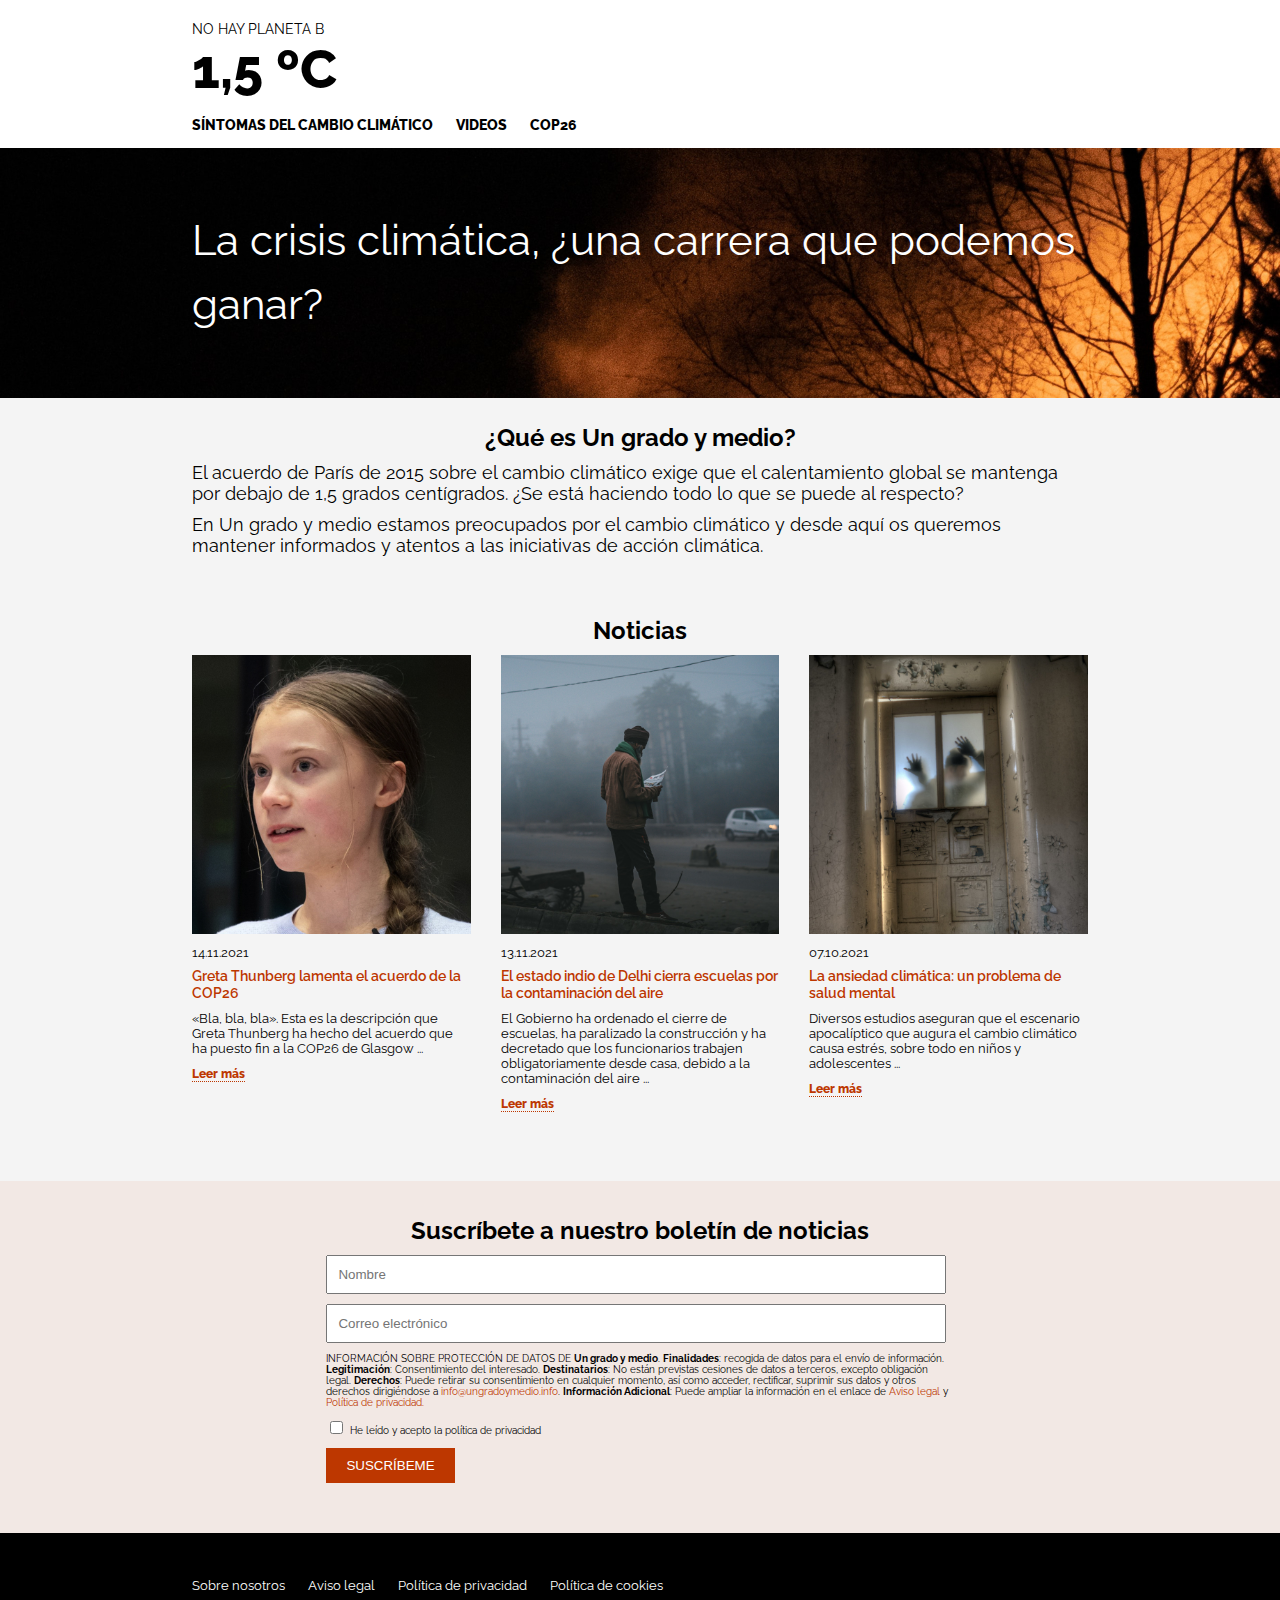
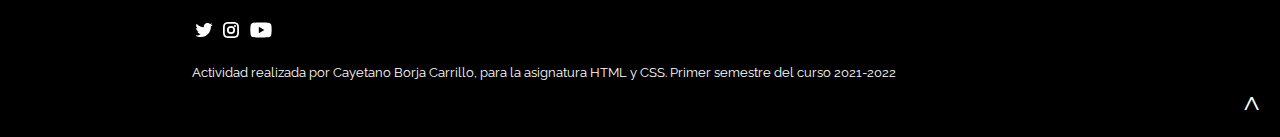
<file: index.html>
<!DOCTYPE HTML>
<html lang="es-ES">
<head>
	<meta charset="UTF-8">
	<meta name="description" content="¿Qué es un grado y medio?"/>
	<title>Un grado y medio</title>
	
	<!-- Cargamos los estilos -->
	<link rel="stylesheet" href="css/estilos.css" type="text/css" />
</head>
<body>

<!-- Enlace interno para que venga aquí cuando se pulse -->	
<a id="Inicio"></a>

<!-- CABECERA -->
<header id="Header">
	<div class="Contenedor">
		<!-- Titular y lema -->
		<div id="LemaHeader">
			NO HAY PLANETA B
		</div>
		<a id="TitularHeader" href="index.html">1,5 ºC</a>
	</div>
</header>

<!-- CUERPO -->
<main id="Main">

	<!-- Menú de navegación -->
	<div id="MenuPrincipal">
		<nav class="Contenedor">
			<ul>
				<li><a href="sintomas.html">SÍNTOMAS DEL CAMBIO CLIMÁTICO</a></li>
				<li><a href="videos.html">VIDEOS</a></li>
				<li><a href="cop26.html">COP26</a></li>
			</ul>
		</nav>
	</div>

	<!-- Seccion 1a. Fondo llamas -->
	<div id="Seccion1a">
		<div class="Contenedor">
			<h3> La crisis climática, ¿una carrera que podemos ganar?</h3>
		</div>
	</div>
	
	<div class="Contenedor">

		<!-- Seccion 2a. Descripción grado y medio -->
		<div id="Seccion2a">
			<h1>¿Qué es Un grado y medio?</h1>
			
			<p>El acuerdo de París de 2015 sobre el cambio climático exige que el calentamiento global se mantenga por debajo de 1,5 grados centígrados. ¿Se está haciendo todo lo que se puede al respecto?</p>
			<p>En Un grado y medio estamos preocupados por el cambio climático y desde aquí os queremos mantener informados y atentos a las iniciativas de acción climática.</p>
		</div>

		<!-- Seccion 3a. Flexbox de noticias -->
		<div id="Seccion3a">
			<h2>Noticias</h2>

            <div id="FlexboxNoticias">
				<!-- Artículo Greta -->
                <article class="CajaNoticia">
                    <img src="images/n-greta-thunberg.jpg" alt="Greta Thunberg">
                    <p class="Fecha">14.11.2021</p>
                    <h3><a href="">Greta Thunberg lamenta el acuerdo de la COP26</a></h3>
                    <p>«Bla, bla, bla». Esta es la descripción que Greta Thunberg ha hecho del acuerdo que ha puesto fin a la COP26 de Glasgow ...</p>
                    <p><a href="" class="LinkPunteado">Leer más</a></p>
                </article>

				<!-- Artículo Contaminación en Delhi -->
                <article class="CajaNoticia">
                    <img src="images/n-delhi.jpg" alt="Contaminación en Delhi">
                    <p class="Fecha">13.11.2021</p>
                    <h3><a href="">El estado indio de Delhi cierra escuelas por la contaminación del aire</a></h3>
                    <p>El Gobierno ha ordenado el cierre de escuelas, ha paralizado la construcción y ha decretado que los funcionarios trabajen obligatoriamente desde casa, debido a la contaminación del aire ...</p>
                    <p><a href="" class="LinkPunteado">Leer más</a></p>
                </article>

				<!-- Artículo Ansiedad climática -->
                <article class="CajaNoticia">
                    <img src="images/n-estres.jpg" alt="Ansiedad climática">
                    <p class="Fecha">07.10.2021</p>
                    <h3><a href="">La ansiedad climática: un problema de salud mental</a></h3>
                    <p>Diversos estudios aseguran que el escenario apocalíptico que augura el cambio climático causa estrés, sobre todo en niños y adolescentes ...</p>
                    <p><a href="" class="LinkPunteado">Leer más</a></p>
                </article>
            </div>
		</div>
	</div>

	<!-- Seccion 4a. Formulario -->
	<div id="Seccion4a">
		<h2>Suscríbete a nuestro boletín de noticias</h2>
		<div class="Contenedor">
			<form>
				<input id="Nombre" type="text" placeholder="Nombre" />
				<input id="Email" type="email" placeholder="Correo electrónico" />
				
				<p>INFORMACIÓN SOBRE PROTECCIÓN DE DATOS DE <span class="Negrita">Un grado y medio</span>. <span class="Negrita">Finalidades</span>: recogida de datos para el envío de información. <span class="Negrita">Legitimación</span>: Consentimiento del interesado. <span class="Negrita">Destinatarios</span>: No están previstas cesiones de datos a terceros, excepto obligación legal. <span class="Negrita">Derechos</span>: Puede retirar su consentimiento en cualquier momento, así como acceder, rectificar, suprimir sus datos y otros derechos dirigiéndose a <a href=''>info@ungradoymedio.info</a>. <span class="Negrita">Información Adicional</span>: Puede ampliar la información en el enlace de <a href="">Aviso legal</a> y <a href="">Política de privacidad.</a></p>

				<input type="checkbox" id="PoliticaPrivacidad"/>
				<label for="PoliticaPrivacidad"> He leído y acepto la política de privacidad</label>
				<br>
				<button>SUSCRÍBEME</button>
			</form>
		</div>
	</div>
</main>

<!-- PIE -->
<footer>
	<div class="Contenedor">
		<nav id="MenuTerminosLegales">
			<ul>
				<li><a href="">Sobre nosotros</a></li>
				<li><a href="">Aviso legal</a></li>
				<li><a href="">Política de privacidad</a></li>
				<li><a href="">Política de cookies</a></li>
			</ul>
		</nav>
	
		<nav id="MenuRedesSociales">
			<ul>
				<li><a href=""><img src="images/twitter.svg" alt="twitter"></a></li>
				<li><a href=""><img src="images/instagram.svg" alt="instagram"></a></li>
				<li><a href=""><img src="images//youtube.svg" alt="youtube"></a></li>
			</ul>
		</nav>
	
		<div id="Autor">
			<p>Actividad realizada por Cayetano Borja Carrillo, para la asignatura HTML y CSS. Primer semestre del curso 2021-2022</p>
		</div>
	</div>
	<div id="EnlaceInterno"><a href="#Inicio">^</a></div>
</footer>
</body>
</html>
</file>
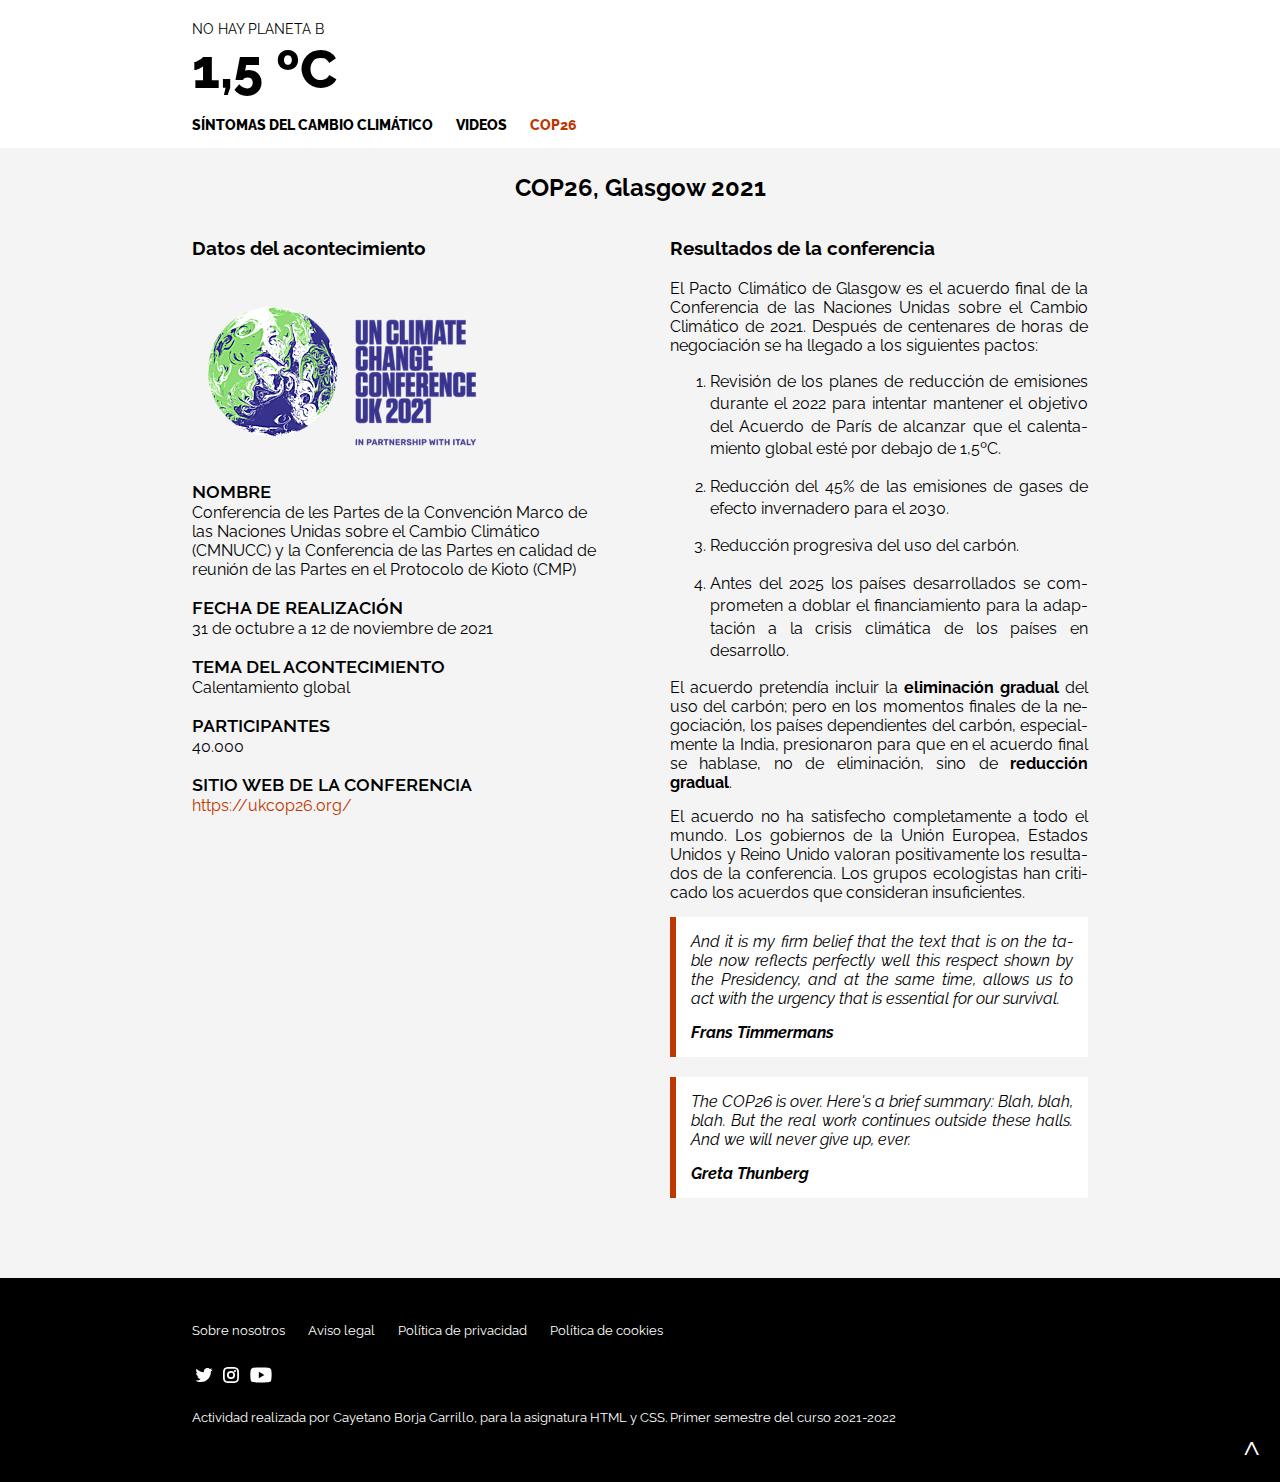
<file: cop26.html>
<!DOCTYPE HTML>
<html lang="es-ES">
<head>
	<meta charset="UTF-8">
	<meta name="description" content="COP26, Glasgow 2021"/>
	<title>Un grado y medio</title>
	
	<!-- Cargamos los estilos -->
	<link rel="stylesheet" href="css/estilos.css" type="text/css" />
</head>
<body>

<!-- Enlace interno para que venga aquí cuando se pulse -->	
<a name="Inicio"></a>

<!-- CABECERA -->
<header id="Header">
	<div class="Contenedor">
		<!-- Titular y lema -->
		<div id="LemaHeader">
			NO HAY PLANETA B
		</div>
		<a id="TitularHeader" href="index.html">1,5 ºC</a>
	</div>
</header>

<!-- CUERPO -->
<main id="Main">

	<!-- Menú de navegación -->
	<div id="MenuPrincipal">
		<nav class="Contenedor">
			<ul>
				<li><a href="sintomas.html">SÍNTOMAS DEL CAMBIO CLIMÁTICO</a></li>
				<li><a href="videos.html">VIDEOS</a></li>
				<li><a class="Actual" href="cop26.html">COP26</a></li>
			</ul>
		</nav>
	</div>

	<div class="Contenedor">

		<h1>COP26, Glasgow 2021</h1>

        <div id="FlexboxCop26">
			<!-- Datos acontecimiento -->
			<div class="CajaColumna">
				<h2>Datos del acontecimiento</h2>
				<img src="images/COP26_Logo.png" alt="COP26 Logo">

				<h3>nombre</h3>
				<p>Conferencia de les Partes de la Convención Marco de las Naciones Unidas sobre el Cambio Climático (CMNUCC) y la Conferencia de las Partes en calidad de reunión de las Partes en el Protocolo de Kioto (CMP)</p>
				
				<h3>fecha de realización</h3>
				<p>31 de octubre a 12 de noviembre de 2021</p>
			
				<h3>tema del acontecimiento</h3>
				<p>Calentamiento global</p>

				<h3>participantes</h3>
				<p>40.000</p>

				<h3>sitio web de la conferencia</h3>
				<a href="https://ukcop26.org/"">https://ukcop26.org/</a>

			</div>

			<!-- Resultados conferencia -->
			<div class="CajaColumna Justificado">
				<h2>Resultados de la conferencia</h2>

				<p>El Pacto Climático de Glasgow es el acuerdo final de la Conferencia de las Naciones Unidas sobre el Cambio Climático de 2021. Después de centenares de horas de negociación se ha llegado a los siguientes pactos:</p>
                
				<!-- Lista ordenada -->
				<ol>
                    <li>Revisión de los planes de reducción de emisiones durante el 2022 para intentar mantener el objetivo del Acuerdo de París de alcanzar que el calentamiento global esté por debajo de 1,5ºC.</li>
                    <li>Reducción del 45% de las emisiones de gases de efecto invernadero para el 2030.</li>
                    <li>Reducción progresiva del uso del carbón.</li>
                    <li>Antes del 2025 los países desarrollados se comprometen a doblar el financiamiento para la adaptación a la crisis climática de los países en desarrollo.</li>
                </ol>

                <p>El acuerdo pretendía incluir la <span class="Negrita">eliminación gradual</span> del uso del carbón; pero en los momentos finales de la negociación, los países dependientes del carbón, especialmente la India, presionaron para que en el acuerdo final se hablase, no de eliminación, sino de <span class="Negrita">reducción gradual</span>.</p>
                <p>El acuerdo no ha satisfecho completamente a todo el mundo. Los gobiernos de la Unión Europea, Estados Unidos y Reino Unido valoran positivamente los resultados de la conferencia. Los grupos ecologistas han criticado los acuerdos que consideran insuficientes.</p>
                    
				<!-- Citas -->
				<blockquote>
					<p>And it is my firm belief that the text that is on the table now reflects perfectly well this respect shown by the Presidency, and at the same time, allows us to act with the urgency that is essential for our survival.</p>
					<cite class="Negrita">Frans Timmermans</cite>
				</blockquote>

				<blockquote>
					<p>The COP26 is over. Here's a brief summary: Blah, blah, blah. But the real work continues outside these halls. And we will never give up, ever.</p>
					<cite class="Negrita">Greta Thunberg</cite>
				</blockquote>
			</div>
        </div>
	</div>
</main>

<!-- PIE -->
<footer>
	<div class="Contenedor">
		<nav id="MenuTerminosLegales">
			<ul>
				<li><a href="">Sobre nosotros</a></li>
				<li><a href="">Aviso legal</a></li>
				<li><a href="">Política de privacidad</a></li>
				<li><a href="">Política de cookies</a></li>
			</ul>
		</nav>
	
		<nav id="MenuRedesSociales">
			<ul>
				<li><a href=""><img src="images/twitter.svg" alt="twitter"></a></li>
				<li><a href=""><img src="images/instagram.svg" alt="instagram"></a></li>
				<li><a href=""><img src="images//youtube.svg" alt="youtube"></a></li>
			</ul>
		</nav>
	
		<div id="Autor">
			<p>Actividad realizada por Cayetano Borja Carrillo, para la asignatura HTML y CSS. Primer semestre del curso 2021-2022</p>
		</div>
	</div>
	<div id="EnlaceInterno"><a href="#Inicio">^</a></div>
</footer>
</body>
</html>
</file>
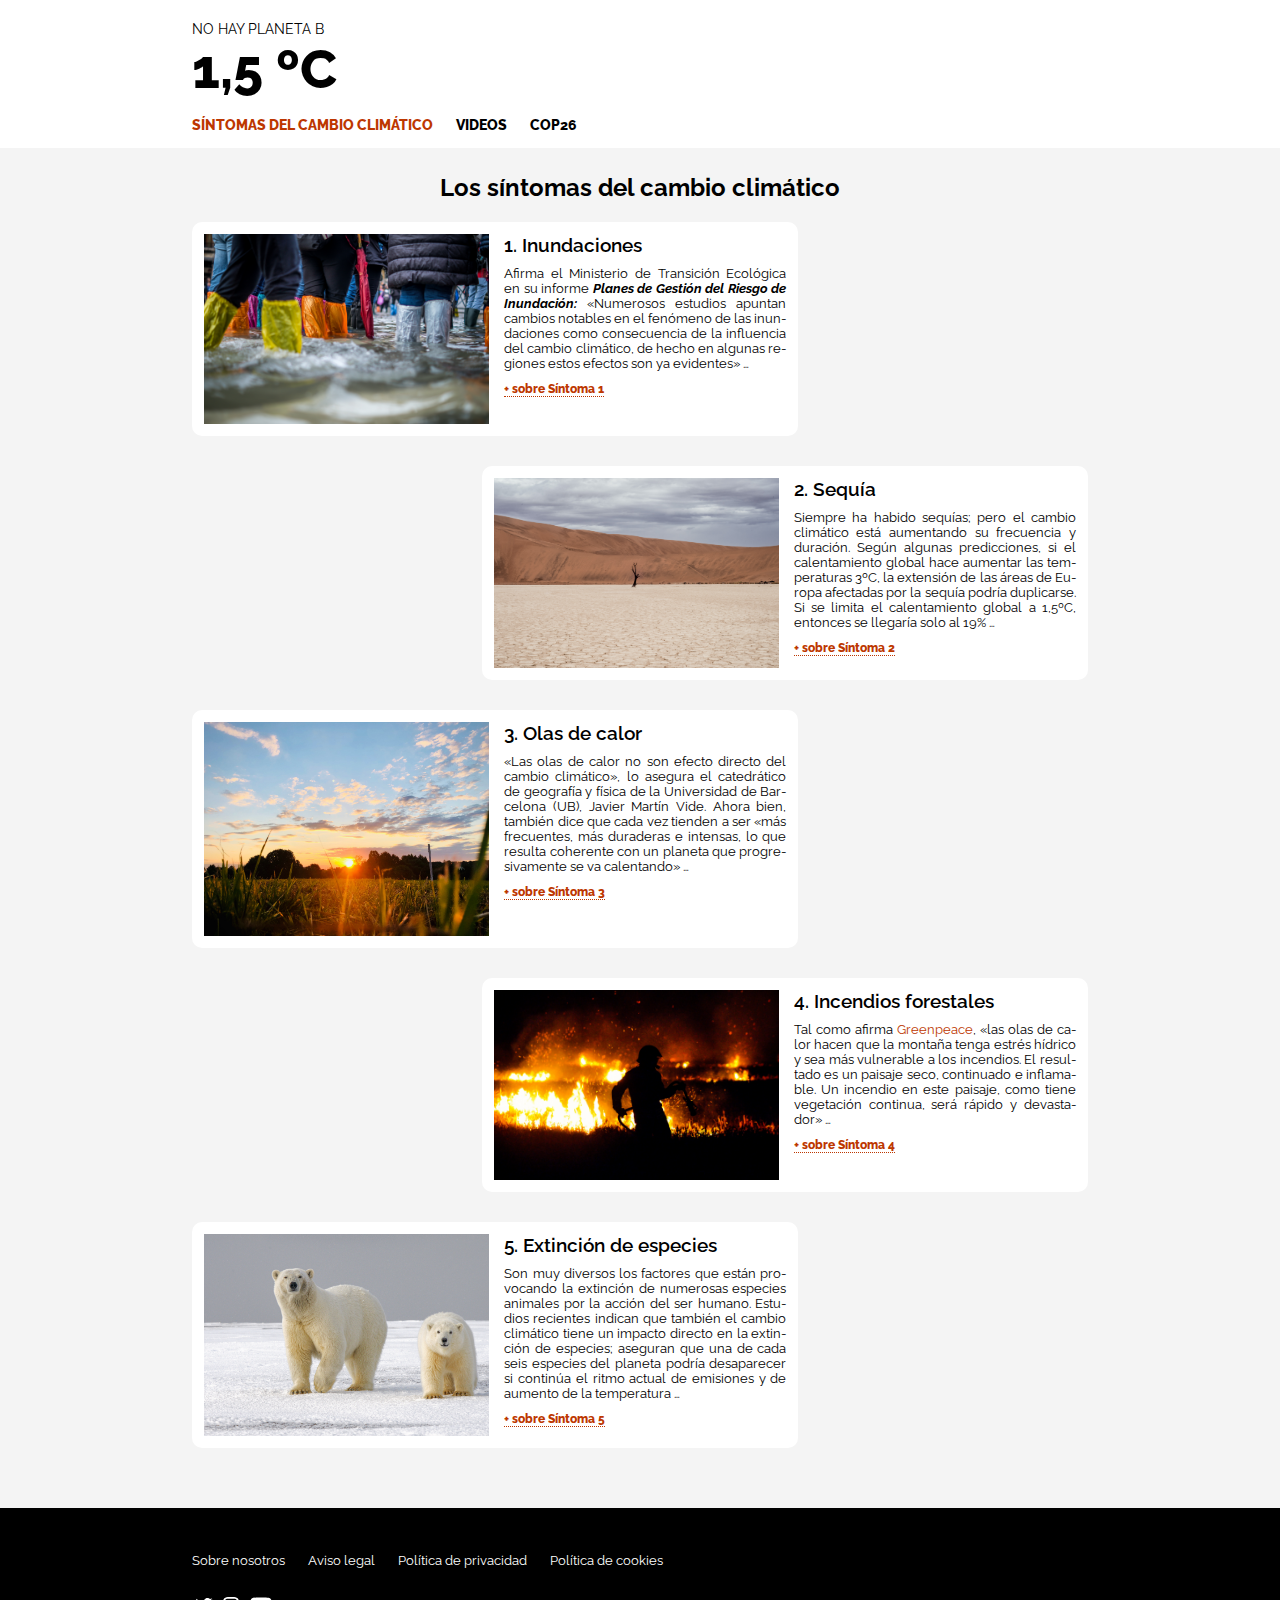
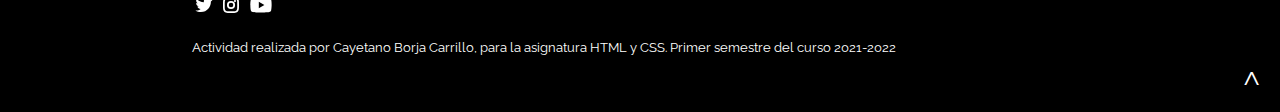
<file: sintomas.html>
<!DOCTYPE HTML>
<html lang="es-ES">
<head>
	<meta charset="UTF-8">
	<meta name="description" content="Síntomas del cambio climático"/>
	<title>Un grado y medio</title>
	
	<!-- Cargamos los estilos -->
	<link rel="stylesheet" href="css/estilos.css" type="text/css" />
</head>
<body>

<!-- Enlace interno para que venga aquí cuando se pulse -->	
<a id="Inicio"></a>

<!-- CABECERA -->
<header id="Header">
	<div class="Contenedor">
		<!-- Titular y lema -->
		<div id="LemaHeader">
			NO HAY PLANETA B
		</div>
		<a id="TitularHeader" href="index.html">1,5 ºC</a>
	</div>
</header>

<!-- CUERPO -->
<main id="Main">

	<!-- Menú de navegación -->
	<div id="MenuPrincipal">
		<nav class="Contenedor">
			<ul>
				<li><a class="Actual" href="sintomas.html">SÍNTOMAS DEL CAMBIO CLIMÁTICO</a></li>
				<li><a href="videos.html">VIDEOS</a></li>
				<li><a href="cop26.html">COP26</a></li>
			</ul>
		</nav>
	</div>

	<div class="Contenedor">
		<h1>Los síntomas del cambio climático</h1>

		<div id="FlexboxSintomas">
			
			<!-- Síntoma 1 -->
			<div class="CajaSintoma">
				<img src="images/symptom-01.jpg" alt="Síntoma 1">
				<div class="DescripcionSintoma">
					<h3>1. Inundaciones</h3>
					<p>Afirma el Ministerio de Transición Ecológica en su informe <span class="Negrita Cursiva">Planes de Gestión del Riesgo de Inundación:</span> «Numerosos estudios apuntan cambios notables en el fenómeno de las inundaciones como consecuencia de la influencia del cambio climático, de hecho en algunas regiones estos efectos son ya evidentes» …</p>
					<p><a href="" class="LinkPunteado">+ sobre Síntoma 1</a></p>
				</div>
			</div>

			<!-- Síntoma 2 -->
			<div class="CajaSintoma Derecha">
				<img src="images/symptom-02.jpg" alt="Síntoma 2">
				<div class="DescripcionSintoma">
					<h3>2. Sequía</h3>
					<p>Siempre ha habido sequías; pero el cambio climático está aumentando su frecuencia y duración. Según algunas predicciones, si el calentamiento global hace aumentar las temperaturas 3ºC, la extensión de las áreas de Europa afectadas por la sequía podría duplicarse. Si se limita el calentamiento global a 1,5ºC, entonces se llegaría solo al 19% …</p>
					<p><a href="" class="LinkPunteado">+ sobre Síntoma 2</a></p>
				</div>
			</div>

			<!-- Síntoma 3 -->
			<div class="CajaSintoma">
				<img src="images/symptom-03.jpg" alt="Síntoma 3">
				<div class="DescripcionSintoma">
					<h3>3. Olas de calor</h3>
					<p>«Las olas de calor no son efecto directo del cambio climático», lo asegura el catedrático de geografía y física de la Universidad de Barcelona (UB), Javier Martín Vide. Ahora bien, también dice que cada vez tienden a ser «más frecuentes, más duraderas e intensas, lo que resulta coherente con un planeta que progresivamente se va calentando» …</p>
					<p><a href="" class="LinkPunteado">+ sobre Síntoma 3</a></p>
				</div>
			</div>

			<!-- Síntoma 4 -->
			<div class="CajaSintoma Derecha">
				<img src="images/symptom-04.jpg" alt="Síntoma 4">
				<div class="DescripcionSintoma">
					<h3>4. Incendios forestales</h3>
					<p>Tal como afirma <a href="https://es.greenpeace.org/">Greenpeace</a>, «las olas de calor hacen que la montaña tenga estrés hídrico y sea más vulnerable a los incendios. El resultado es un paisaje seco, continuado e inflamable. Un incendio en este paisaje, como tiene vegetación continua, será rápido y devastador» …</p>
					<p><a href="" class="LinkPunteado">+ sobre Síntoma 4</a></p>
				</div>
			</div>

			<!-- Síntoma 5 -->
			<div class="CajaSintoma">
				<img src="images/symptom-05.jpg" alt="Síntoma 5">
				<div class="DescripcionSintoma">
					<h3>5. Extinción de especies</h3>
					<p>Son muy diversos los factores que están provocando la extinción de numerosas especies animales por la acción del ser humano. Estudios recientes indican que también el cambio climático tiene un impacto directo en la extinción de especies; aseguran que una de cada seis especies del planeta podría desaparecer si continúa el ritmo actual de emisiones y de aumento de la temperatura …</p>
					<p><a href="" class="LinkPunteado">+ sobre Síntoma 5</a></p>
				</div>
			</div>
		</div>
	</div>
</main>

<!-- PIE -->
<footer>
	<div class="Contenedor">
		<nav id="MenuTerminosLegales">
			<ul>
				<li><a href="">Sobre nosotros</a></li>
				<li><a href="">Aviso legal</a></li>
				<li><a href="">Política de privacidad</a></li>
				<li><a href="">Política de cookies</a></li>
			</ul>
		</nav>
	
		<nav id="MenuRedesSociales">
			<ul>
				<li><a href=""><img src="images/twitter.svg" alt="twitter"></a></li>
				<li><a href=""><img src="images/instagram.svg" alt="instagram"></a></li>
				<li><a href=""><img src="images//youtube.svg" alt="youtube"></a></li>
			</ul>
		</nav>
	
		<div id="Autor">
			<p>Actividad realizada por Cayetano Borja Carrillo, para la asignatura HTML y CSS. Primer semestre del curso 2021-2022</p>
		</div>
	</div>
	<div id="EnlaceInterno"><a href="#Inicio">^</a></div>
</footer>
</body>
</html>
</file>
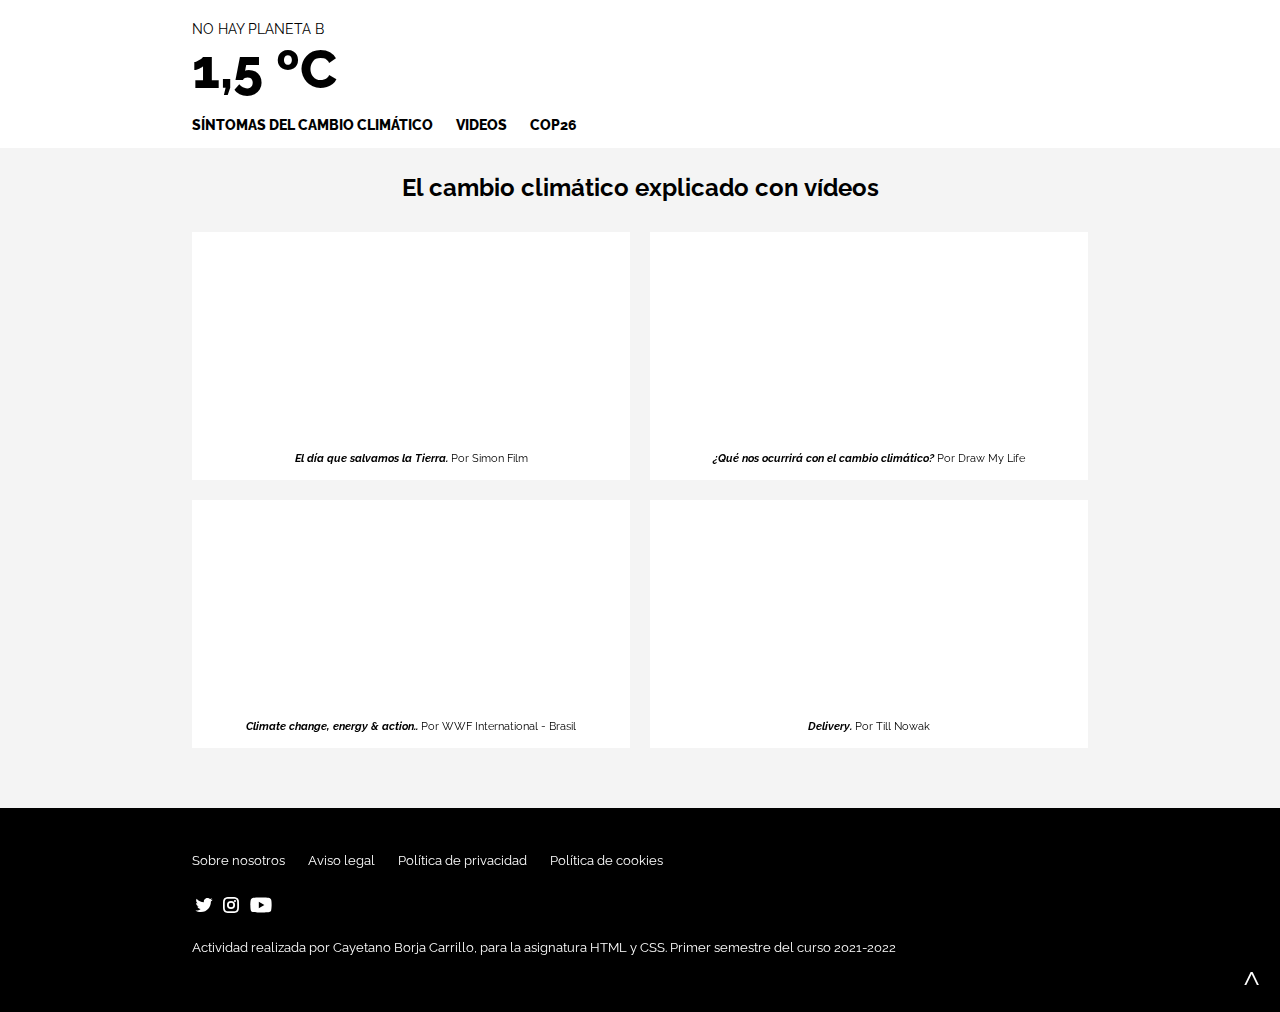
<file: videos.html>
<!DOCTYPE HTML>
<html lang="es-ES">
<head>
	<meta charset="UTF-8">
	<meta name="description" content="Vídeos del cambio climático"/>
	<title>Un grado y medio</title>
	
	<!-- Cargamos los estilos -->
	<link rel="stylesheet" href="css/estilos.css" type="text/css" />
</head>
<body>

<!-- Enlace interno para que venga aquí cuando se pulse -->	
<a name="Inicio"></a>

<!-- CABECERA -->
<header id="Header">
	<div class="Contenedor">
		<!-- Titular y lema -->
		<div id="LemaHeader">
			NO HAY PLANETA B
		</div>
		<a id="TitularHeader" href="index.html">1,5 ºC</a>
	</div>
</header>

<!-- CUERPO -->
<main id="Main">

	<!-- Menú de navegación -->
	<div id="MenuPrincipal">
		<nav class="Contenedor">
			<ul>
				<li><a href="sintomas.html">SÍNTOMAS DEL CAMBIO CLIMÁTICO</a></li>
				<li><a href="videos.html">VIDEOS</a></li>
				<li><a href="cop26.html">COP26</a></li>
			</ul>
		</nav>
	</div>

	<div class="Contenedor">
		<h1>El cambio climático explicado con vídeos</h1>

        <div id="FlexboxVideos">
			<!-- Vídeo 1 -->
            <div class="CajaVideo">
				<iframe src="https://www.youtube.com/embed/d_UCBNdPvCw" title="YouTube video player" frameborder="0" allow="accelerometer; autoplay; clipboard-write; encrypted-media; gyroscope; picture-in-picture" allowfullscreen></iframe>
				<p class="Leyenda">El día que salvamos la Tierra. <span class="TextoNormal">Por Simon Film</span></p>
			</div>

			<!-- Vídeo 2 -->
            <div class="CajaVideo">
				<iframe src="https://www.youtube.com/embed/L9bgqLQ7OZc" title="YouTube video player" frameborder="0" allow="accelerometer; autoplay; clipboard-write; encrypted-media; gyroscope; picture-in-picture" allowfullscreen></iframe>
				<p class="Leyenda">¿Qué nos ocurrirá con el cambio climático? <span class="TextoNormal">Por Draw My Life</span></p>
			</div>

			<!-- Vídeo 3 -->
			<div class="CajaVideo">
				<iframe src="https://www.youtube.com/embed/_s9dxc_jVlY" title="YouTube video player" frameborder="0" allow="accelerometer; autoplay; clipboard-write; encrypted-media; gyroscope; picture-in-picture" allowfullscreen></iframe>
				<p class="Leyenda">Climate change, energy & action.. <span class="TextoNormal">Por WWF International - Brasil</span></p>
			</div>

			<!-- Vídeo 4 -->
			<div class="CajaVideo">
				<iframe src="https://www.youtube.com/embed/2NZ62wQ_B6U" title="YouTube video player" frameborder="0" allow="accelerometer; autoplay; clipboard-write; encrypted-media; gyroscope; picture-in-picture" allowfullscreen></iframe>
				<p class="Leyenda">Delivery. <span class="TextoNormal">Por Till Nowak</span></p>
			</div>
        </div>
	</div>
</main>

<!-- PIE -->
<footer>
	<div class="Contenedor">
		<nav id="MenuTerminosLegales">
			<ul>
				<li><a href="">Sobre nosotros</a></li>
				<li><a href="">Aviso legal</a></li>
				<li><a href="">Política de privacidad</a></li>
				<li><a href="">Política de cookies</a></li>
			</ul>
		</nav>
	
		<nav id="MenuRedesSociales">
			<ul>
				<li><a href=""><img src="images/twitter.svg" alt="twitter"></a></li>
				<li><a href=""><img src="images/instagram.svg" alt="instagram"></a></li>
				<li><a href=""><img src="images//youtube.svg" alt="youtube"></a></li>
			</ul>
		</nav>
	
		<div id="Autor">
			<p>Actividad realizada por Cayetano Borja Carrillo, para la asignatura HTML y CSS. Primer semestre del curso 2021-2022</p>
		</div>
	</div>
	<div id="EnlaceInterno"><a href="#Inicio">^</a></div>
</footer>
</body>
</html>
</file>
<file: css/estilos.css>
@import url("https://fonts.googleapis.com/css2?family=Raleway:ital,wght@0,400;0,600;0,800;1,400&display=swap");

/********************* ESTILO A ALGUNAS COSAS COMUNES *********************/
/*Estilo al cuerpo*/
body{
	font-family: 'Raleway', sans-serif; /*La fuente que utilizará la página*/
	font-weight: 400; /*De forma predeterminada utilizará la 400*/
	margin: 0; /*Eliminamos los márgenes que deja de forma predeterminada*/
	background-color: rgb(244, 244, 244); /*Color de fondo*/
	color: rgb(0, 0, 0); /*Color predeterminado del texto*/
}

/*Estilo a los enlaces*/
a{
	text-decoration: none; /*Quitamos el subrayado de los enlaces*/
	color: rgb(189, 55, 0); /*De forma predeterminada serán de color rojo*/
}

/*Estilo predeterminado a los títulos*/
h1, h2{
	font-size: 1.5rem; /*Tamaño*/
	text-align: center; /*Alineación*/
	margin: 25px 0 10px 0; /*Márgenes (top, right, bottom, left)*/
}

/*Estilo predeterminado a los párrafos*/
p{
	font-size: 1.1rem; /*Tamaño*/
	margin: 10px 0; /*Márgenes*/
}

/*Clase negrita, pone el texto en negrita*/
.Negrita{
	font-weight: bold;
}

/*Clase que pone el texto en cursiva*/
.Cursiva{
	font-style: italic;
}

/*Contenedor centrado que ocupará el 70% del ancho en escritorio y 95% en móviles*/
.Contenedor{
	width: 70%;
	margin: auto; /*Lo centramos*/
}

/*Si el ancho es menor de 767px (moviles) no se aplica el 70% de ancho al contenedor*/
@media screen and (max-width: 767px), screen and (orientation: portrait) {
	.Contenedor{
		width:95%;
	}
}

/************************* CABECERA *************************/
header{
	background-color: white; /*Color de fondo blanco*/
	padding-top: 20px; /*Añadimos un relleno superior para que no esté tan pegado*/
}

/*Si el ancho es menor de 767px (moviles) se centra el texto*/
@media screen and (max-width: 767px), screen and (orientation: portrait) {
	header{
		text-align: center;
	}
}

/*Tamaño del Lema*/
#LemaHeader{
	font-size: 0.9rem;
}

/*Tamaño del Titular*/
#TitularHeader{
	font-weight: 800; /*Utilizará el tipo de letra extra-bold*/
	font-size: 3.4rem;
}

/*Cambiamos el color del enlace que hay en TitularHeader*/
#Header a:link, a:visited{
	color: rgb(0, 0, 0);
}

/************************* MAIN *************************/
main{
	padding:0;
	margin: 0;
}
/******* MENÚ PRINCIPAL *******/
#MenuPrincipal{
	position: sticky; /*Que se muestre aunque hagamos scroll*/
	top: 0px;  /*Y permanezca en lo más alto*/
	background-color: rgb(255, 255, 255);
	padding: 15px 0; /*Añadimos un relleno de 15px arriba y abajo*/
	font-weight: 800; /*Tipo de letra extra-bold*/
	font-size: 0.9rem; /*Tamaño de texto*/
}

/*Quitamos los puntos a la lista desordenada que forma el menú*/
#MenuPrincipal ul{
	list-style: none;
	padding: 0; /*También quitamos el relleno*/
	margin: 0; /*Y márgenes*/
}

#MenuPrincipal li{
	display: inline-block; /*Uno al lado de otro*/
	padding-right: 20px; /*Separados 20 píxeles hacia la derecha*/
}

/*Colocamos los elementos del menú uno encima de otro (móviles)*/
@media screen and (max-width: 767px), screen and (orientation: portrait) {
	#MenuPrincipal li{
		padding: 3px 0; /*Añadimos relleno arriba y abajo para separarlos*/
		display: block; /*Uno encima de otro*/
		text-align: center; /*Texto centrado*/
	}
}

/*Le damos estilo a los enlaces del menú*/
#MenuPrincipal li a{
	color: rgb(0, 0, 0);
}

/*Que los enlaces se pongan grises al pasar por encima*/
#MenuPrincipal li a:hover{
	color: rgba(0, 0, 0, 0.5);
}

/*Clase que pone de color rojo los enlaces donde nos encontramos*/
.Actual{
	color: rgb(189, 55, 0) !important; /*Si no se pone importante no se aplica*/
}

/******* CUERPO INDEX *******/
/*Sección 1. Fondo llamas*/
#Seccion1a{
	height: 250px; /*Tendrá un alto de 250 píxeles*/
	background-image: url("../images/bg-hero-home.jpg"); /*La sección tendrá esa imagen de fondo*/
	background-repeat: no-repeat; /*El fondo no se repite*/
	background-size: 100%; /*El fondo ocupará todo el ancho de la sección*/
	display: flex; /*Centramos el texto verticalmente*/
}

/*Texto de la Sección 1*/
#Seccion1a h3{
	color: rgb(255, 255, 255); /*Color blanco*/
	font-weight: 400; /*Tipo de letra normal*/
	font-size: 2.6rem; /*Tamaño*/
	line-height: 4rem; /*Espaciado entre líneas*/
}

/*Añadimos un margen inferior de 60px a la sección 2 y 3*/
#Seccion2a, #Seccion3a{
	margin-bottom: 60px;
}

/******* FORMULARIO DEL INDEX *******/
#Seccion4a{
	padding: 10px 0 50px 0; /*Añadimos un relleno arriba y abajo*/
	background-color: rgb(242, 232, 228); /*Fondo de color salmón*/
}

/*El formulario tendrá un ancho del 70% del bloque que lo contiene y estará centrado*/
form{
	width: 70%;
	margin: auto;
}

/*Los enlaces del formulario serán de color rojo*/
form a{
	color:rgb(189, 55, 0) !important; /*Si no se pone como importante no se aplica*/
}

/*Estilo a los input nombre y email*/
#Nombre, #Email{
	display: block; /*Uno debajo de otro*/
    width: 95%; /*Ancho*/
    margin-bottom: 10px; /*Separación entre inputs*/
    padding: 10px; /*Relleno*/
}

/*El tamaño de la letra del formulario será pequeñito*/
form p, label{
	font-size: 0.6rem
}

/*Estilo al botón*/
button{
    padding: 10px 20px;
	color: rgb(255, 255, 255); /*Color de texto blanco*/
    border: none; /*Sin borde*/
    border-radius: 0px; /*Borde cuadrado*/
    background-color: rgb(189, 55, 0); /*Color de botón rojo*/
	margin-top: 10px; /*Para que no esté pegado al checkbox*/
}

/******* ESTILO DE LOS FLEXBOX DE TODAS LAS PÁGINAS *******/
/**** Flexbox del index ****/
#FlexboxNoticias{
    display: flex; /*Los elementos se mostrarán como cajas flexibles*/
    gap: 30px; /*Espaciado entre cajas*/
}

/*Cada caja que contiene la noticia ocupará un tercio del ancho*/
.CajaNoticia{
    flex: 1 1 0; /*Para que todos los elementos tengan el mismo punto de inicio y permitan que crezcan*/
}

/*La imagen de la noticia ocupará todo el ancho de la caja*/
.CajaNoticia img{
	width: 100%;
}

/*Tamaño de la fecha*/
.CajaNoticia p.Fecha{
    font-size: 0.8rem; 
    margin: 7px 0;  /*Le ponemos un margen superior e inferior para que no esté pegado a la imagen*/  
}

/*Estilo al titulo de la noticia*/
.CajaNoticia h3{
	font-size: 0.9rem; /*Tamaño*/
	margin: 0; /*Le quitamos el margen ya que la fecha y el párrafo lo incorporan*/
	font-weight: 600; /*Tipo de letra bold*/
}

/*Tamaño del texto de la noticia*/
.CajaNoticia p{
	font-size: 0.8rem;
}

/*Los enlaces de las cajas son de color rojo*/
.CajaNoticia a, .CajaSintoma a{
    color:rgb(189, 55, 0);
}

/*Creamos una clase para darle estilo a los enlaces que hay en las cajas*/
.LinkPunteado{
	font-weight: 800; /*Tipo de letra extra-bold*/
	font-size: 0.75rem; /*Tamaño*/
	border-bottom: 1px dotted rgb(189, 55, 0); /*Y un borde punteado inferior de 1 pixel*/
}

/**** Flexbox de los Síntomas ****/
/*Le añadimos unos margenes superior e inferior*/
#FlexboxSintomas{
	margin: 20px 0 60px 0; 
}

/*Le damos estilo a la caja de los síntomas*/
.CajaSintoma{
	display: flex; /*Los elementos se mostrarán como cajas flexibles*/
	width: 65%; /*Cada caja tendrá un ancho del 65% (respecto al contenedor)*/
    background-color: rgb(255, 255, 255);
	padding: 12px; /*Le aplicamos un poco de relleno a los 4 lados*/
	margin-bottom: 30px;
	border-radius: 10px; /*Que el borde sea redondeado*/
}

/*Esta clase hace que la caja de síntoma se posicione a la derecha*/
.Derecha{
	float: right;
}

/*Estilo a la imagen de cada caja de síntomas*/
.CajaSintoma img{
	width: calc(50% - 6px); /*La imagen ocupará la mitad de la caja (Le quitamos la mitad del padding)*/
	/*height:fit-content;*/ /*Para que la imagen mantenga su relación de aspecto*/
	object-fit: cover; /*Se dedide utilizar el cover para que no se deforme en vez del "fit-content"*/
	margin-right: 15px; /*Le ponemos un margen para que la descripción no esté pegada*/
}

/*Tipo de letra que tendrá el título del síntoma*/
.CajaSintoma h3{
	font-weight: 600; /*Tipo bold*/
	margin: 0;
}

/*Tipo de letra que tendrá el párrafo del síntoma*/
.CajaSintoma p{
	font-size: 0.8rem;
	text-align: justify; /*Alineación justificada*/
	hyphens: auto; /*Que no extienda los espacios, que ponga guiones*/
}

/**** Flexbox de los vídeos ****/
#FlexboxVideos{
	margin: 30px 0 60px 0; /*Añadimos unos márgenes superior e inferior*/
    display: flex; /*Los elementos se mostrarán como cajas flexibles*/
    gap: 20px; /*Espaciado entre elementos*/
	flex-wrap: wrap; /*Para controlar la dirección como serán apilados los elementos*/
}

/*Tamaño de cada caja y color de fondo*/
.CajaVideo{
	background-color: rgb(255, 255, 255);
	flex-basis: calc(50% - 10px); /*Al tamaño le quitamos 10 porque tiene 20 de gap*/
}

/*Tamaño del vídeo*/
.CajaVideo iframe{
	border: 0px; /*Le quitamos el borde*/
	width: 100%;
	height: 200px;
}

/*Estilo a la leyenda de cada vídeo*/
.Leyenda{
	font-size: 0.7rem; /*Tamaño*/
	font-weight: bold; /*Negrita*/
	font-style: italic; /*Cujrsiva*/
	padding: 15px 0;
	width: 90%; /*Ancho*/
	margin: auto; /*Centrado el div*/
	text-align: center; /*Centrado el texto*/
}

/*Clase que pone el texto normal*/
.TextoNormal{
	font-weight: normal;
	font-style: normal;
}

/**** Flexbox del Cop26 ****/
#FlexboxCop26{
	display: flex; /*Los elementos se mostrarán como cajas flexibles*/
	gap: 60px; /*Espaciado entre columnas*/
	margin-bottom: 60px;
}
	
/*Cada columna será del mismo tamaño*/
.CajaColumna{
	flex: 1 1;
}

/*Alineación y tamaño de los títulos de cada columna*/
.CajaColumna h2{
	font-size: 1.2rem;
	text-align: left;
	margin-bottom: 20px;
}

/*Estilo a los subtítulos de cada columnba*/
.CajaColumna h3{
	font-size: 1.3rem;
	margin: 0;
	font-weight: 600; /*Tipo bold*/
	font-variant: small-caps; /*Versálitas*/
}

/*Estilo a la imagen que hay en la columna 1*/
.CajaColumna img{
	width: 100%;
	max-width: 300px; /*Nunca podrá medir más de 300px de ancho*/
	height: auto;
}

/*Estilo al párrafo de las columnas*/
.CajaColumna p{
	margin: 0 0 15px 0;
	font-size: 1rem;
}

/*Clase que justifica el texto de los párrafos*/
.Justificado p{
	text-align: justify;
	hyphens: auto; /*Que no extienda los espacios, que ponga guiones*/
}

/*Estilo a la lista numerada*/
.CajaColumna ol li{
	margin: 15px 0;
	line-height: 1.4rem; /*Espaciado entre líneas*/
	text-align: justify;
	hyphens: auto; /*Que no extienda los espacios, que ponga guiones*/
}

/*Estilo al blockquote*/
blockquote{
    font-size: 1rem;
    background-color: rgb(255, 255, 255);
    border-left: 6px solid rgb(189, 55, 0); /*Borde rojo de 6 píxeles*/
    padding: 15px;
	margin: 0 0 20px 0;
	font-style: italic; /*Cursiva*/
}

/*Adaptamos el main a móviles*/
@media screen and (max-width: 767px), screen and (orientation: portrait) {
	#Seccion1a h3{
		font-size: 2.1rem;
	}

	#FlexboxNoticias, #FlexboxVideos, #FlexboxCop26{
		display:block; /*Que no se muestre como cajas flexibles*/
	}

	.CajaSintoma{
		display: block; /*Los elementos se mostrarán como cajas flexibles*/
		width: 90%;
		margin: auto;
	}

	.Derecha{
		float: none;
	}

	.CajaSintoma img{
		padding-top: 15px;
		width: 100%;
		margin-bottom: 10px;
	}

	.CajaNoticia, .CajaSintoma, .CajaVideo{
		margin-bottom: 30px;
	}

	form{
		width: 90%;
	}
}

/************************* PIE *************************/
footer{
    background-color: rgb(0, 0, 0);
    color: rgb(255, 255, 255);
    padding: 30px 0 10px 0;
	font-size: 0.8rem;
	font-weight: 400; /*Tipo de letra normal*/
}

/*Estilo a los menus del pie*/
#MenuTerminosLegales ul, #MenuRedesSociales ul{
	list-style: none;
	padding: 15px 0 0 0;
	margin: 0;
}

/*Elementos del menu TerminosLegales*/
#MenuTerminosLegales li{
	display: inline-block; /*Uno al lado de otro*/
	padding-right: 20px; /*Separados 20 píxeles*/
}

#MenuRedesSociales li{
	display: inline-block; /*Uno al lado de otro*/
	margin: 10px 0;
}

/*Ños enlaces del menu en color blanco*/
#MenuTerminosLegales li a{
	color: rgb(255, 255, 255);
}

/*El color al pasar sobre los enlaces será rojo*/
#MenuTerminosLegales li a:hover{
	color: rgb(189, 55, 0);
}

/*Tamaño de la letra autor*/
#Autor p{
	font-size: 0.8rem;
}

/*Estilo al link que lleva arriba*/
#EnlaceInterno{
	text-align: right;
	margin-right: 20px;
	font-size: 2rem;
}

#EnlaceInterno a{
	color: rgb(255, 255, 255);
}

#EnlaceInterno a:hover{
	color: rgb(189, 55, 0);
}

/*Versión móvil del footer*/
@media screen and (max-width: 767px), screen and (orientation: portrait) {
	footer{
		text-align: center;
	}
	
	#MenuTerminosLegales li{
		display: block; /*Uno encima del otro*/
		padding-right: 20px; /*Separados 20 píxeles*/
	}
}
</file>
